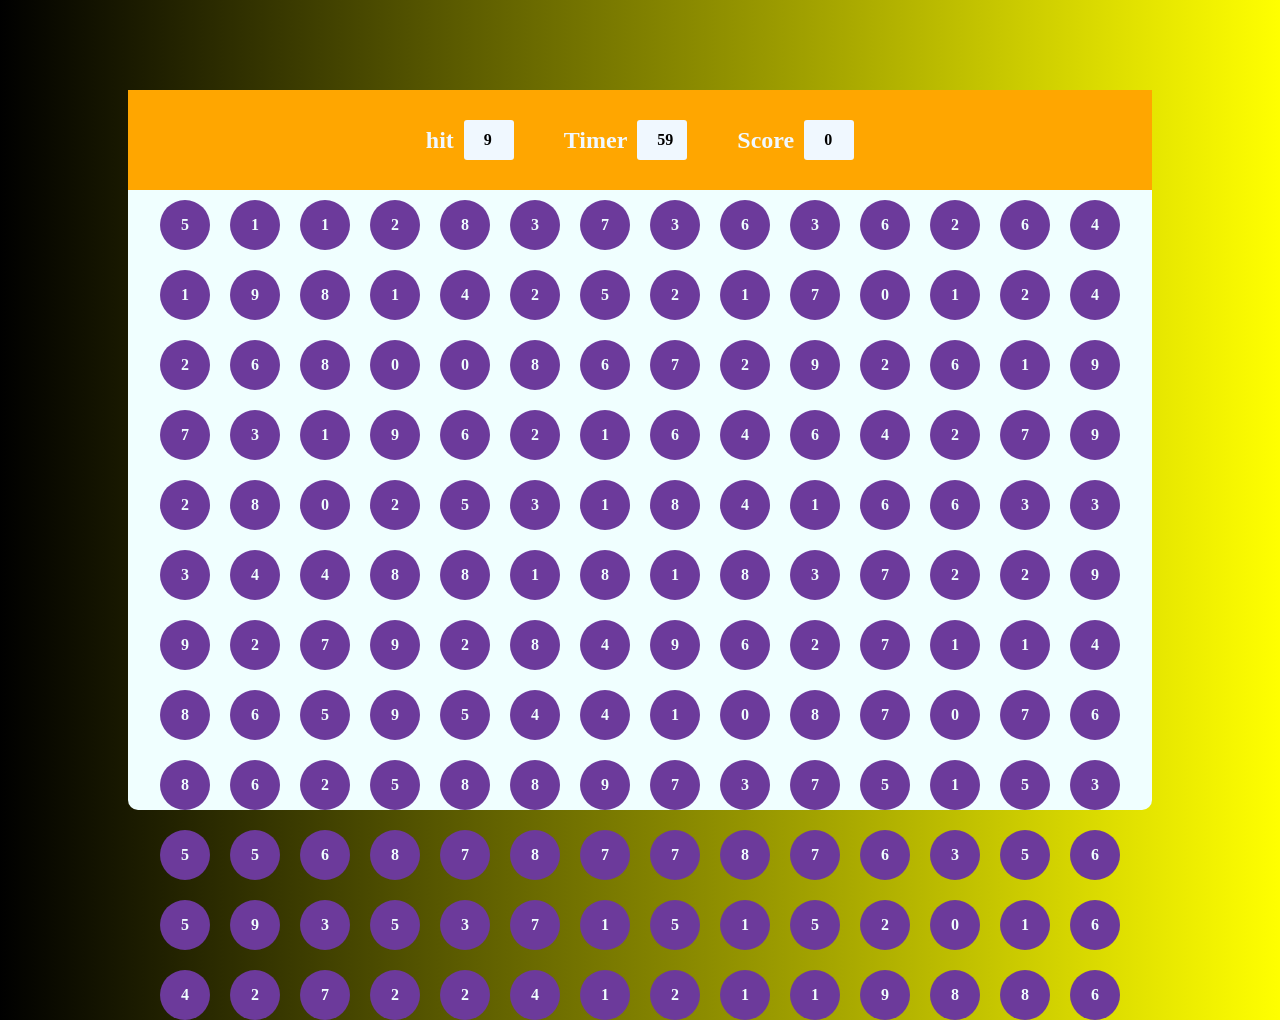
<file: PROJECT/bubbles/index.html>
<!DOCTYPE html>
<html lang="en">
<head>
    <meta charset="UTF-8">
    <meta name="viewport" content="width=device-width, initial-scale=1.0">
    <title>The bubble game</title>
    <link rel="stylesheet" href="style.css">
    
</head>
<body>
<div class="main">
    <div class="pannel">
        <div class="pnltop">
           <div class="elem">
            <h2>hit</h2>
            <div id="hitval" class="box">5</div>
           </div> 
             <div class="elem">
                <h2 >Timer</h2>
            <div id="Timerval"  class="box">60</div>
           </div> 
             <div class="elem">
                <h2>Score</h2>
            <div id="scoreval" class="box">0</div>
         </div> 

        </div>
        <div class="pnlbtm">
            <div class="bubble"></div>

        </div>
    </div>
</div>
<script src="script.js"></script>

</body>
</html>
</file>
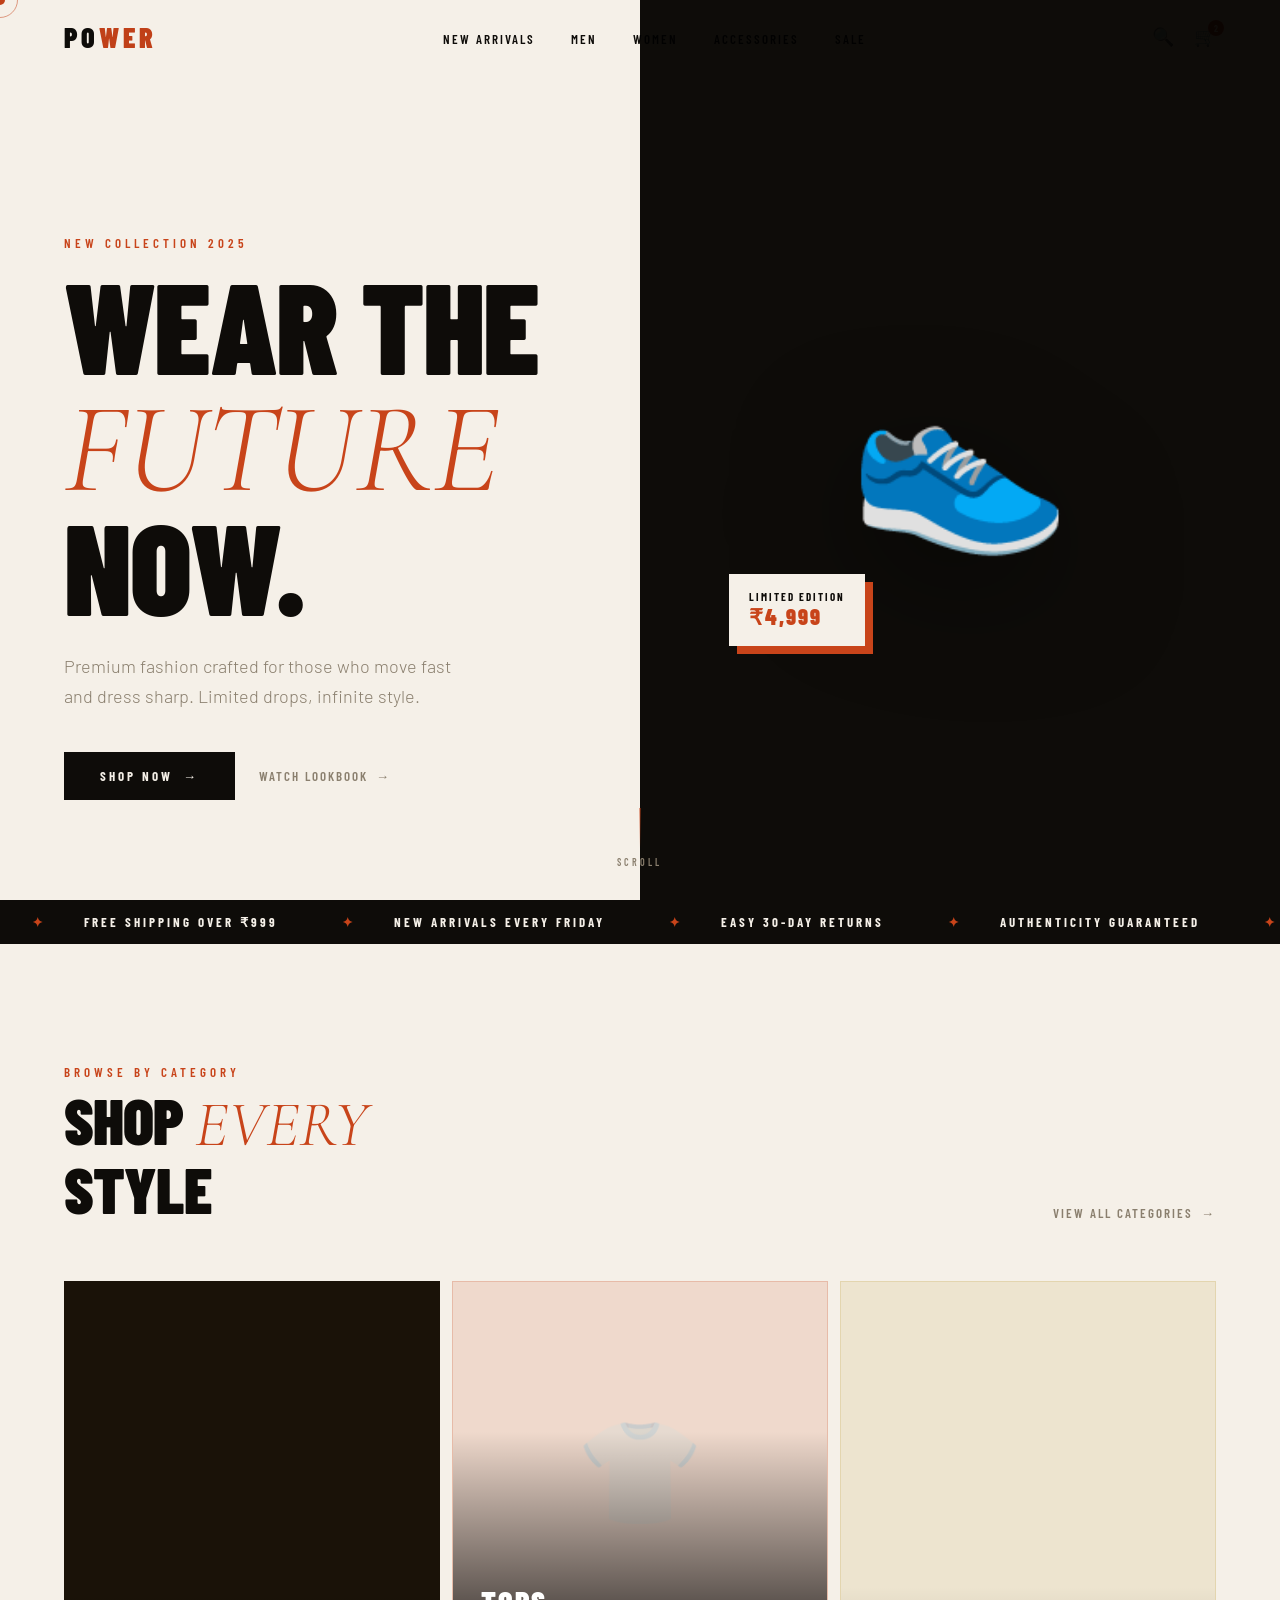
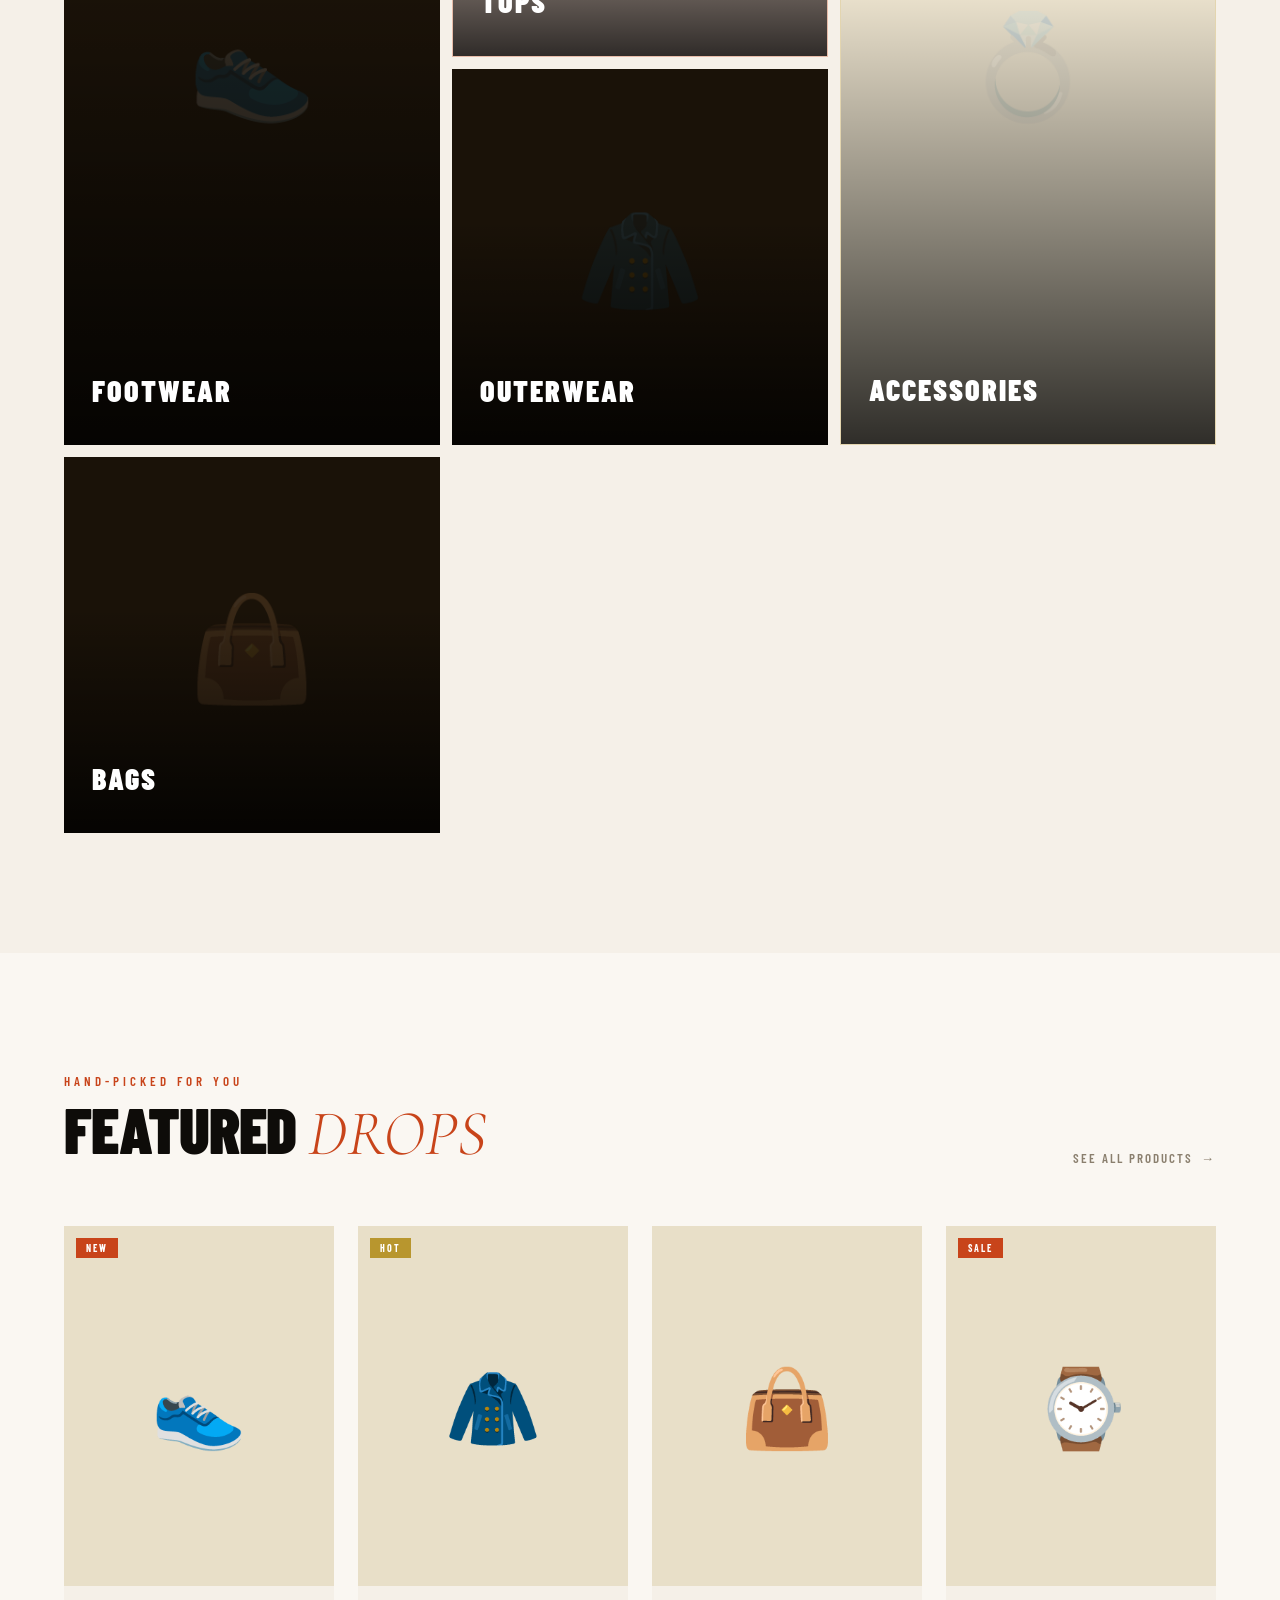
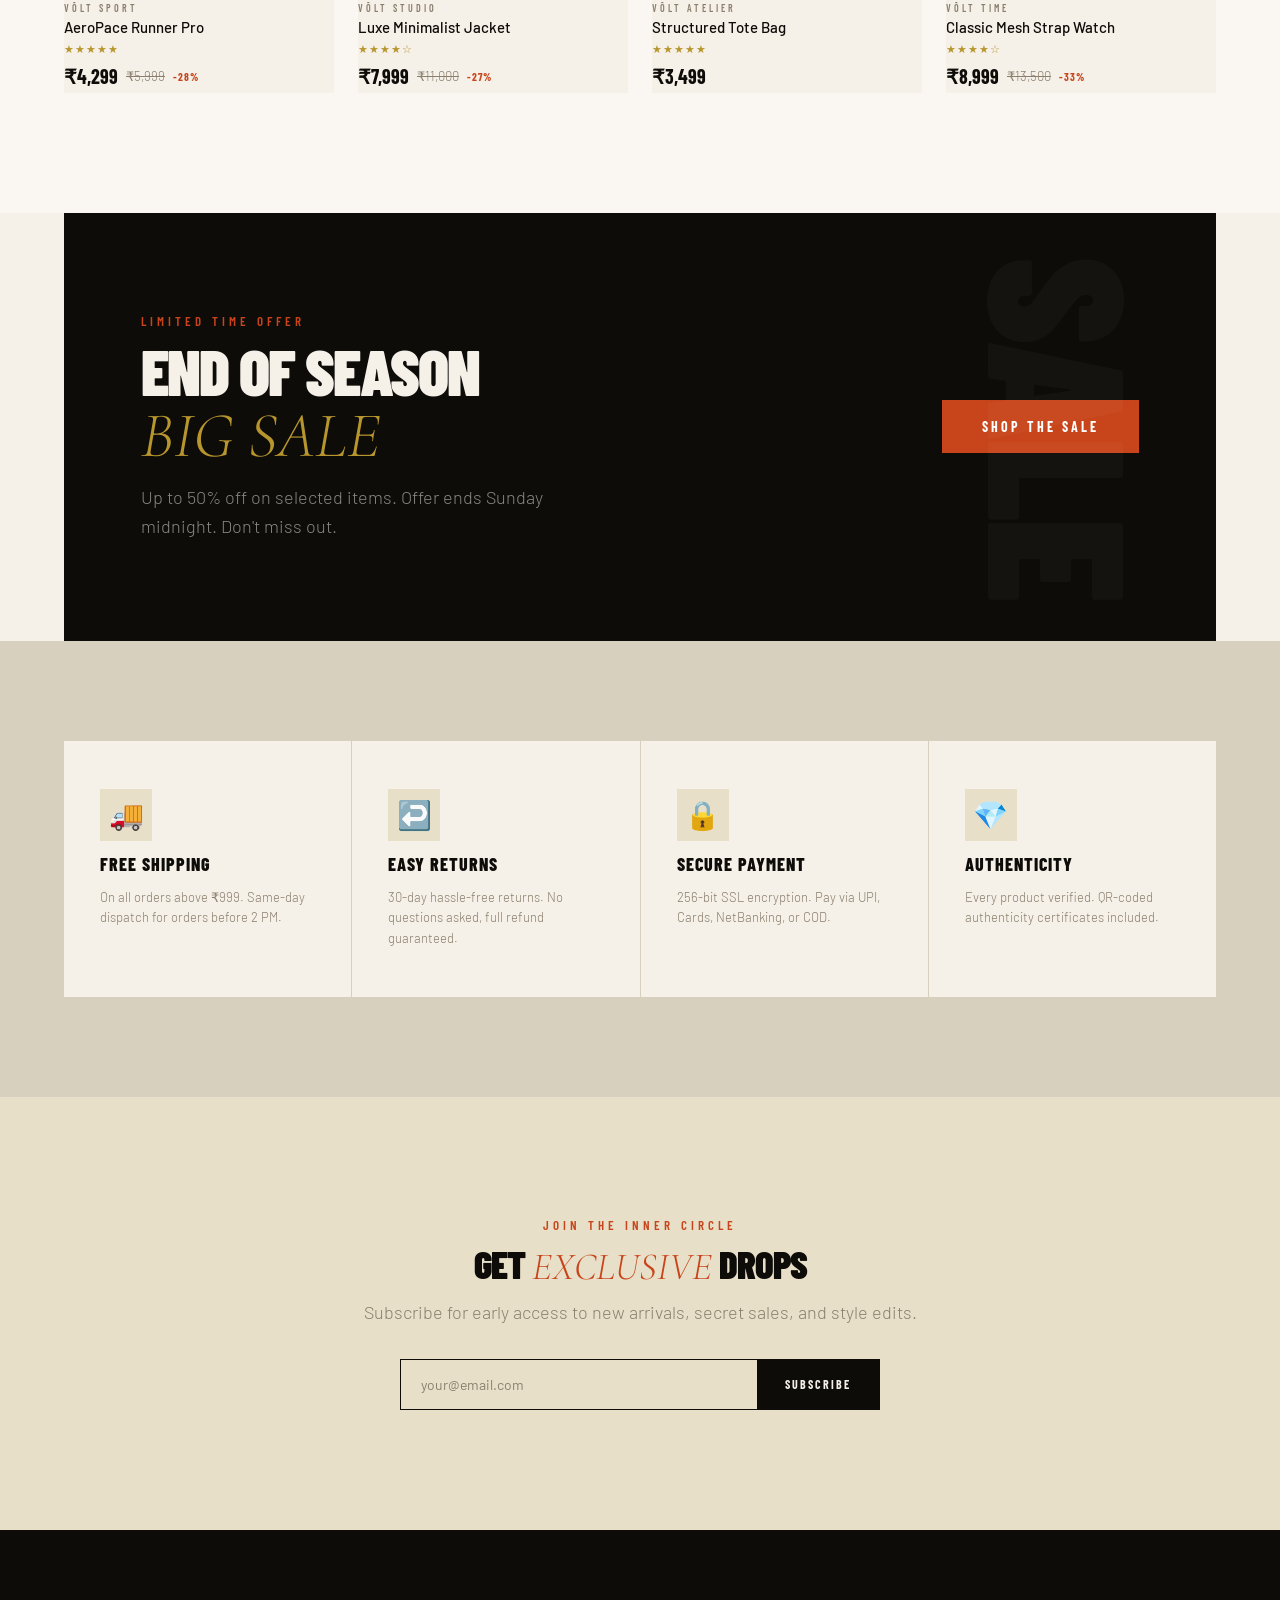
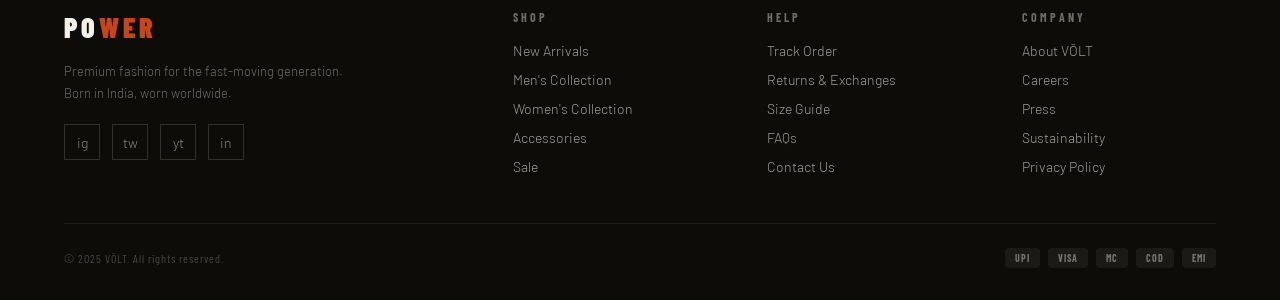
<file: PROJECT/E-commerce/index.html>
<!DOCTYPE html>
<html lang="en">
<head>
<meta charset="UTF-8">
<meta name="viewport" content="width=device-width, initial-scale=1.0">
<title>POWER — Premium Store</title>
<link rel="preconnect" href="https://fonts.googleapis.com">
<link href="https://fonts.googleapis.com/css2?family=Cormorant+Garamond:ital,wght@0,300;0,400;0,600;1,300;1,400&family=Barlow+Condensed:wght@400;500;600;700;800;900&family=Barlow:wght@300;400;500&display=swap" rel="stylesheet">
<style>
/* ===== RESET & BASE ===== */
*, *::before, *::after { margin: 0; padding: 0; box-sizing: border-box; }
:root {
  --cream: #f5f0e8;
  --ink: #0e0c09;
  --rust: #c8441a;
  --gold: #b8962e;
  --warm: #e8dfc8;
  --mid: #8a7f6e;
  --light: #faf7f2;
  --fs-hero: clamp(52px, 10vw, 130px);
  --fs-xl: clamp(32px, 5vw, 72px);
  --fs-lg: clamp(22px, 3vw, 40px);
  --fs-md: clamp(14px, 1.8vw, 18px);
  --fs-sm: clamp(11px, 1.2vw, 13px);
  --ease: cubic-bezier(0.16, 1, 0.3, 1);
}
html { scroll-behavior: smooth; }
body {
  background: var(--cream);
  color: var(--ink);
  font-family: 'Barlow', sans-serif;
  font-weight: 300;
  overflow-x: hidden;
  cursor: none;
}

/* ===== CUSTOM CURSOR ===== */
.cursor {
  position: fixed; top: 0; left: 0;
  width: 10px; height: 10px;
  background: var(--rust);
  border-radius: 50%;
  pointer-events: none;
  z-index: 9999;
  transform: translate(-50%, -50%);
  transition: transform 0.1s, width 0.3s var(--ease), height 0.3s var(--ease), background 0.3s;
  mix-blend-mode: multiply;
}
.cursor-ring {
  position: fixed; top: 0; left: 0;
  width: 36px; height: 36px;
  border: 1.5px solid var(--rust);
  border-radius: 50%;
  pointer-events: none;
  z-index: 9998;
  transform: translate(-50%, -50%);
  transition: transform 0.15s var(--ease), width 0.4s var(--ease), height 0.4s var(--ease), opacity 0.3s;
  opacity: 0.5;
}
body:has(a:hover) .cursor, body:has(button:hover) .cursor { width: 6px; height: 6px; }
body:has(a:hover) .cursor-ring, body:has(button:hover) .cursor-ring { width: 52px; height: 52px; opacity: 0.3; }

/* ===== NAVBAR ===== */
nav {
  position: fixed; top: 0; left: 0; right: 0;
  z-index: 100;
  display: flex; align-items: center; justify-content: space-between;
  padding: 20px 5vw;
  mix-blend-mode: multiply;
  transition: background 0.4s, padding 0.4s;
}
nav.scrolled {
  background: var(--cream);
  mix-blend-mode: normal;
  padding: 14px 5vw;
  box-shadow: 0 1px 0 rgba(0,0,0,0.08);
}
.nav-logo {
  font-family: 'Barlow Condensed', sans-serif;
  font-weight: 900;
  font-size: 28px;
  letter-spacing: 4px;
  color: var(--ink);
  text-decoration: none;
  transition: color 0.2s;
}
.nav-logo span { color: var(--rust); }
.nav-links {
  display: flex; gap: 36px; list-style: none;
}
.nav-links a {
  font-family: 'Barlow Condensed', sans-serif;
  font-size: var(--fs-sm);
  font-weight: 600;
  letter-spacing: 2px;
  text-transform: uppercase;
  color: var(--ink);
  text-decoration: none;
  position: relative;
  transition: color 0.2s;
}
.nav-links a::after {
  content: '';
  position: absolute; bottom: -3px; left: 0;
  width: 0; height: 1px;
  background: var(--rust);
  transition: width 0.3s var(--ease);
}
.nav-links a:hover::after { width: 100%; }
.nav-links a:hover { color: var(--rust); }
.nav-right { display: flex; align-items: center; gap: 20px; }
.nav-icon {
  background: none; border: none; cursor: none;
  font-size: 18px; color: var(--ink);
  position: relative; transition: transform 0.2s;
}
.nav-icon:hover { transform: scale(1.1); }
.cart-count {
  position: absolute; top: -6px; right: -8px;
  width: 16px; height: 16px;
  background: var(--rust); color: white;
  border-radius: 50%;
  font-size: 9px; font-weight: 700;
  display: flex; align-items: center; justify-content: center;
  font-family: 'Barlow Condensed', sans-serif;
}
.hamburger {
  display: none;
  flex-direction: column; gap: 5px;
  background: none; border: none; cursor: none;
}
.hamburger span {
  display: block; width: 24px; height: 2px;
  background: var(--ink);
  transition: all 0.3s;
}

/* ===== MOBILE MENU ===== */
.mobile-menu {
  position: fixed; top: 0; right: -100%; bottom: 0;
  width: min(320px, 80vw);
  background: var(--ink);
  z-index: 200;
  padding: 80px 40px 40px;
  transition: right 0.5s var(--ease);
}
.mobile-menu.open { right: 0; }
.mobile-menu ul { list-style: none; display: flex; flex-direction: column; gap: 24px; }
.mobile-menu a {
  font-family: 'Barlow Condensed', sans-serif;
  font-size: 28px; font-weight: 700;
  letter-spacing: 3px; text-transform: uppercase;
  color: var(--cream); text-decoration: none;
  transition: color 0.2s;
}
.mobile-menu a:hover { color: var(--rust); }
.menu-close {
  position: absolute; top: 24px; right: 24px;
  background: none; border: none; cursor: none;
  color: var(--cream); font-size: 28px;
}
.overlay {
  position: fixed; inset: 0;
  background: rgba(0,0,0,0.5);
  z-index: 150;
  opacity: 0; pointer-events: none;
  transition: opacity 0.4s;
}
.overlay.show { opacity: 1; pointer-events: auto; }

/* ===== HERO ===== */
.hero {
  min-height: 100vh;
  display: grid;
  grid-template-columns: 1fr 1fr;
  position: relative;
  overflow: hidden;
}
.hero-left {
  display: flex; flex-direction: column;
  justify-content: flex-end;
  padding: clamp(80px, 10vw, 140px) 5vw clamp(60px, 8vw, 100px);
  position: relative; z-index: 2;
}
.hero-eyebrow {
  font-family: 'Barlow Condensed', sans-serif;
  font-size: var(--fs-sm);
  font-weight: 600;
  letter-spacing: 4px;
  text-transform: uppercase;
  color: var(--rust);
  margin-bottom: 16px;
  animation: fadeUp 0.8s var(--ease) 0.2s both;
}
.hero-title {
  font-family: 'Barlow Condensed', sans-serif;
  font-size: var(--fs-hero);
  font-weight: 900;
  line-height: 0.9;
  letter-spacing: -2px;
  text-transform: uppercase;
  color: var(--ink);
  animation: fadeUp 0.9s var(--ease) 0.35s both;
}
.hero-title em {
  font-family: 'Cormorant Garamond', serif;
  font-style: italic;
  font-weight: 300;
  color: var(--rust);
  letter-spacing: 0;
}
.hero-sub {
  margin-top: 28px;
  max-width: 400px;
  font-size: var(--fs-md);
  line-height: 1.7;
  color: var(--mid);
  animation: fadeUp 0.9s var(--ease) 0.5s both;
}
.hero-actions {
  display: flex; align-items: center; gap: 24px;
  margin-top: 40px;
  animation: fadeUp 0.9s var(--ease) 0.65s both;
  flex-wrap: wrap;
}
.btn-primary {
  display: inline-flex; align-items: center; gap: 10px;
  padding: 16px 36px;
  background: var(--ink); color: var(--cream);
  font-family: 'Barlow Condensed', sans-serif;
  font-size: 13px; font-weight: 700;
  letter-spacing: 3px; text-transform: uppercase;
  border: none; cursor: none;
  text-decoration: none;
  transition: background 0.3s, color 0.3s, transform 0.2s;
  position: relative; overflow: hidden;
}
.btn-primary::before {
  content: '';
  position: absolute; inset: 0;
  background: var(--rust);
  transform: translateX(-100%);
  transition: transform 0.4s var(--ease);
}
.btn-primary:hover::before { transform: translateX(0); }
.btn-primary span { position: relative; z-index: 1; }
.btn-primary:hover { transform: translateY(-2px); }
.btn-ghost {
  font-family: 'Barlow Condensed', sans-serif;
  font-size: 13px; font-weight: 600;
  letter-spacing: 2px; text-transform: uppercase;
  color: var(--mid); background: none; border: none;
  cursor: none; text-decoration: none;
  display: flex; align-items: center; gap: 8px;
  transition: color 0.2s;
}
.btn-ghost:hover { color: var(--ink); }
.btn-ghost::after { content: '→'; transition: transform 0.2s; }
.btn-ghost:hover::after { transform: translateX(4px); }

/* Hero right — visual */
.hero-right {
  position: relative;
  overflow: hidden;
  background: var(--ink);
  animation: fadeIn 1.2s var(--ease) 0.1s both;
}
.hero-img-wrap {
  position: absolute; inset: 0;
  display: flex; align-items: center; justify-content: center;
}
.hero-visual {
  width: 100%; height: 100%;
  object-fit: cover;
  opacity: 0.7;
  mix-blend-mode: luminosity;
}
/* Fake product visual using CSS */
.hero-product-mock {
  position: relative;
  width: clamp(200px, 35vw, 420px);
  aspect-ratio: 3/4;
  display: flex; flex-direction: column;
  align-items: center; justify-content: center;
  gap: 20px;
}
.mock-shoe {
  font-size: clamp(80px, 14vw, 180px);
  filter: drop-shadow(0 30px 60px rgba(0,0,0,0.5));
  animation: float 4s ease-in-out infinite;
  transform-origin: center;
}
@keyframes float {
  0%, 100% { transform: translateY(0) rotate(-5deg); }
  50% { transform: translateY(-20px) rotate(-3deg); }
}
.hero-badge {
  position: absolute; top: 10%; right: -10%;
  background: var(--rust); color: white;
  font-family: 'Barlow Condensed', sans-serif;
  font-weight: 900; font-size: 13px;
  letter-spacing: 2px; text-transform: uppercase;
  padding: 10px 18px;
  animation: spin 8s linear infinite;
}
@keyframes spin {
  from { transform: rotate(0deg); }
  to { transform: rotate(360deg); }
}
.hero-tag {
  position: absolute; bottom: 15%; left: -5%;
  background: var(--cream);
  padding: 16px 20px;
  font-family: 'Barlow Condensed', sans-serif;
  font-size: 11px; font-weight: 700;
  letter-spacing: 2px; text-transform: uppercase;
  color: var(--ink);
  box-shadow: 8px 8px 0 var(--rust);
  animation: fadeUp 1s var(--ease) 0.8s both;
}
.hero-tag strong { display: block; font-size: 22px; font-weight: 900; color: var(--rust); }

/* scroll indicator */
.scroll-hint {
  position: absolute; bottom: 32px; left: 50%;
  transform: translateX(-50%);
  display: flex; flex-direction: column; align-items: center; gap: 8px;
  font-family: 'Barlow Condensed', sans-serif;
  font-size: 10px; font-weight: 600;
  letter-spacing: 3px; text-transform: uppercase;
  color: var(--mid);
  z-index: 5;
  animation: fadeIn 1s var(--ease) 1.2s both;
}
.scroll-line {
  width: 1px; height: 40px;
  background: linear-gradient(to bottom, var(--rust), transparent);
  animation: scrollPulse 2s ease-in-out infinite;
}
@keyframes scrollPulse {
  0%, 100% { transform: scaleY(1); opacity: 1; }
  50% { transform: scaleY(0.5); opacity: 0.4; }
}

/* ===== MARQUEE ===== */
.marquee-wrap {
  background: var(--ink);
  padding: 14px 0;
  overflow: hidden;
  position: relative;
}
.marquee {
  display: flex; gap: 0;
  animation: marquee 20s linear infinite;
  white-space: nowrap;
}
.marquee-item {
  flex-shrink: 0;
  font-family: 'Barlow Condensed', sans-serif;
  font-weight: 700; font-size: 13px;
  letter-spacing: 3px; text-transform: uppercase;
  color: var(--cream);
  padding: 0 32px;
}
.marquee-item span { color: var(--rust); margin-right: 32px; }
@keyframes marquee {
  from { transform: translateX(0); }
  to { transform: translateX(-50%); }
}

/* ===== CATEGORIES ===== */
.categories {
  padding: clamp(60px, 10vw, 120px) 5vw;
}
.section-header {
  display: flex; align-items: flex-end; justify-content: space-between;
  margin-bottom: clamp(32px, 5vw, 60px);
  gap: 20px; flex-wrap: wrap;
}
.section-eyebrow {
  font-family: 'Barlow Condensed', sans-serif;
  font-size: var(--fs-sm); font-weight: 600;
  letter-spacing: 4px; text-transform: uppercase;
  color: var(--rust); margin-bottom: 8px;
}
.section-title {
  font-family: 'Barlow Condensed', sans-serif;
  font-size: var(--fs-xl); font-weight: 900;
  line-height: 1; letter-spacing: -1px;
  text-transform: uppercase;
}
.section-title em {
  font-family: 'Cormorant Garamond', serif;
  font-style: italic; font-weight: 300;
  letter-spacing: 0; color: var(--rust);
}
.cat-grid {
  display: grid;
  grid-template-columns: repeat(3, 1fr);
  grid-template-rows: auto auto;
  gap: 12px;
}
.cat-card {
  position: relative; overflow: hidden;
  background: var(--ink);
  cursor: none;
  aspect-ratio: 1;
}
.cat-card:first-child {
  grid-column: 1 / 2;
  grid-row: 1 / 3;
  aspect-ratio: auto;
}
.cat-card:nth-child(4) {
  grid-column: 3 / 4;
  grid-row: 1 / 3;
  aspect-ratio: auto;
}
.cat-bg {
  position: absolute; inset: 0;
  font-size: clamp(60px, 8vw, 120px);
  display: flex; align-items: center; justify-content: center;
  transition: transform 0.6s var(--ease);
  opacity: 0.15;
}
.cat-card:hover .cat-bg { transform: scale(1.1) rotate(5deg); opacity: 0.25; }
.cat-overlay {
  position: absolute; inset: 0;
  background: linear-gradient(to top, rgba(0,0,0,0.8) 0%, transparent 60%);
}
.cat-content {
  position: absolute; bottom: 0; left: 0; right: 0;
  padding: clamp(16px, 3vw, 28px);
  transform: translateY(8px);
  transition: transform 0.4s var(--ease);
}
.cat-card:hover .cat-content { transform: translateY(0); }
.cat-label {
  font-family: 'Barlow Condensed', sans-serif;
  font-size: clamp(18px, 2.5vw, 30px);
  font-weight: 900; letter-spacing: 2px;
  text-transform: uppercase; color: white;
}
.cat-count {
  font-family: 'Barlow Condensed', sans-serif;
  font-size: 11px; font-weight: 500;
  letter-spacing: 2px; text-transform: uppercase;
  color: rgba(255,255,255,0.5);
  margin-top: 4px;
  opacity: 0;
  transform: translateY(8px);
  transition: all 0.4s var(--ease) 0.05s;
}
.cat-card:hover .cat-count { opacity: 1; transform: translateY(0); }
.cat-arrow {
  position: absolute; top: 20px; right: 20px;
  width: 36px; height: 36px;
  border: 1.5px solid rgba(255,255,255,0.3);
  border-radius: 50%;
  display: flex; align-items: center; justify-content: center;
  color: white; font-size: 14px;
  opacity: 0; transform: translate(8px, -8px);
  transition: all 0.4s var(--ease);
}
.cat-card:hover .cat-arrow { opacity: 1; transform: translate(0, 0); }

/* Color accents per card */
.cat-card:nth-child(1) { background: #1a1208; }
.cat-card:nth-child(2) { background: #c8441a22; border: 1px solid #c8441a33; }
.cat-card:nth-child(3) { background: #1a1208; }
.cat-card:nth-child(4) { background: #b8962e22; border: 1px solid #b8962e33; }
.cat-card:nth-child(5) { background: #1a1208; }

/* ===== FEATURED PRODUCTS ===== */
.products {
  padding: clamp(60px, 10vw, 120px) 5vw;
  background: var(--light);
}
.products-grid {
  display: grid;
  grid-template-columns: repeat(4, 1fr);
  gap: clamp(12px, 2vw, 24px);
  margin-top: clamp(32px, 5vw, 60px);
}
.product-card {
  background: var(--cream);
  position: relative;
  cursor: none;
  transition: transform 0.3s var(--ease);
}
.product-card:hover { transform: translateY(-6px); }
.product-img {
  aspect-ratio: 3/4;
  background: var(--warm);
  display: flex; align-items: center; justify-content: center;
  font-size: clamp(48px, 6vw, 80px);
  position: relative; overflow: hidden;
  transition: background 0.3s;
}
.product-card:hover .product-img { background: var(--ink); }
.product-emoji { transition: transform 0.4s var(--ease), filter 0.3s; }
.product-card:hover .product-emoji {
  transform: scale(1.1) translateY(-8px);
  filter: drop-shadow(0 20px 30px rgba(0,0,0,0.4));
}
.product-tag-abs {
  position: absolute; top: 12px; left: 12px;
  background: var(--rust); color: white;
  font-family: 'Barlow Condensed', sans-serif;
  font-size: 10px; font-weight: 700;
  letter-spacing: 2px; text-transform: uppercase;
  padding: 4px 10px;
}
.product-actions {
  position: absolute; bottom: 0; left: 0; right: 0;
  display: flex; gap: 1px;
  transform: translateY(100%);
  transition: transform 0.4s var(--ease);
}
.product-card:hover .product-actions { transform: translateY(0); }
.btn-cart, .btn-wish {
  padding: 12px;
  background: var(--rust); color: white;
  border: none; cursor: none;
  font-family: 'Barlow Condensed', sans-serif;
  font-size: 11px; font-weight: 700;
  letter-spacing: 2px; text-transform: uppercase;
  transition: background 0.2s;
  display: flex; align-items: center; justify-content: center; gap: 6px;
}
.btn-cart { flex: 1; }
.btn-wish { width: 44px; background: var(--ink); font-size: 16px; }
.btn-cart:hover { background: #a33515; }
.btn-wish:hover { background: #333; }
.product-info { padding: 16px 0 4px; }
.product-brand {
  font-family: 'Barlow Condensed', sans-serif;
  font-size: 10px; font-weight: 600;
  letter-spacing: 3px; text-transform: uppercase;
  color: var(--mid);
}
.product-name {
  font-size: 15px; font-weight: 500;
  margin-top: 4px; line-height: 1.3;
  color: var(--ink);
}
.product-price {
  display: flex; align-items: center; gap: 8px;
  margin-top: 8px;
}
.price-now {
  font-family: 'Barlow Condensed', sans-serif;
  font-size: 20px; font-weight: 700;
  color: var(--ink);
}
.price-old {
  font-size: 13px; color: var(--mid);
  text-decoration: line-through;
}
.price-save {
  font-family: 'Barlow Condensed', sans-serif;
  font-size: 11px; font-weight: 700;
  color: var(--rust); letter-spacing: 1px;
}
.stars { color: var(--gold); font-size: 11px; margin-top: 4px; letter-spacing: 1px; }

/* ===== BANNER ===== */
.banner {
  margin: 0 5vw;
  background: var(--ink);
  padding: clamp(48px, 8vw, 100px) clamp(32px, 6vw, 80px);
  display: grid;
  grid-template-columns: 1fr auto;
  align-items: center;
  gap: 40px;
  position: relative;
  overflow: hidden;
}
.banner::before {
  content: 'SALE';
  position: absolute;
  right: -20px; top: 50%; transform: translateY(-50%) rotate(90deg);
  font-family: 'Barlow Condensed', sans-serif;
  font-size: clamp(80px, 15vw, 200px);
  font-weight: 900;
  color: rgba(255,255,255,0.03);
  letter-spacing: -5px;
  pointer-events: none;
  white-space: nowrap;
}
.banner-eyebrow {
  font-family: 'Barlow Condensed', sans-serif;
  font-size: var(--fs-sm); font-weight: 600;
  letter-spacing: 4px; text-transform: uppercase;
  color: var(--rust); margin-bottom: 12px;
}
.banner-title {
  font-family: 'Barlow Condensed', sans-serif;
  font-size: var(--fs-xl); font-weight: 900;
  line-height: 0.95; letter-spacing: -2px;
  text-transform: uppercase; color: var(--cream);
}
.banner-title em {
  font-family: 'Cormorant Garamond', serif;
  font-style: italic; font-weight: 300;
  color: var(--gold); letter-spacing: 0;
}
.banner-sub {
  margin-top: 16px;
  font-size: var(--fs-md);
  color: rgba(255,255,255,0.5);
  line-height: 1.6;
  max-width: 480px;
}
.banner-btn {
  flex-shrink: 0;
  padding: 18px 40px;
  background: var(--rust); color: white;
  font-family: 'Barlow Condensed', sans-serif;
  font-size: 14px; font-weight: 700;
  letter-spacing: 3px; text-transform: uppercase;
  border: none; cursor: none;
  text-decoration: none;
  transition: background 0.2s, transform 0.2s;
  white-space: nowrap;
  display: inline-block;
}
.banner-btn:hover { background: #a33515; transform: translateY(-2px); }

/* ===== FEATURES ===== */
.features {
  padding: clamp(60px, 10vw, 100px) 5vw;
  display: grid;
  grid-template-columns: repeat(4, 1fr);
  gap: 1px;
  background: var(--border, #d8d0be);
}
.feature-item {
  background: var(--cream);
  padding: clamp(24px, 4vw, 48px) clamp(20px, 3vw, 36px);
  display: flex; flex-direction: column; gap: 12px;
}
.feature-icon {
  font-size: 28px;
  width: 52px; height: 52px;
  background: var(--warm);
  display: flex; align-items: center; justify-content: center;
  transition: background 0.3s, transform 0.3s;
}
.feature-item:hover .feature-icon { background: var(--rust); transform: rotate(-5deg); }
.feature-title {
  font-family: 'Barlow Condensed', sans-serif;
  font-size: 18px; font-weight: 800;
  letter-spacing: 1px; text-transform: uppercase;
}
.feature-desc {
  font-size: 13px; color: var(--mid); line-height: 1.6;
}

/* ===== NEWSLETTER ===== */
.newsletter {
  padding: clamp(60px, 10vw, 120px) 5vw;
  background: var(--warm);
  text-align: center;
}
.newsletter-title {
  font-family: 'Barlow Condensed', sans-serif;
  font-size: var(--fs-lg); font-weight: 900;
  letter-spacing: -1px; text-transform: uppercase;
  margin-bottom: 8px;
}
.newsletter-title em {
  font-family: 'Cormorant Garamond', serif;
  font-style: italic; font-weight: 300;
  color: var(--rust); letter-spacing: 0;
}
.newsletter-sub {
  font-size: var(--fs-md); color: var(--mid);
  margin-bottom: 32px; line-height: 1.6;
}
.newsletter-form {
  display: flex; gap: 0;
  max-width: 480px; margin: 0 auto;
  border: 1.5px solid var(--ink);
}
.newsletter-input {
  flex: 1; padding: 16px 20px;
  background: transparent; border: none;
  font-family: 'Barlow', sans-serif;
  font-size: 14px; color: var(--ink);
  outline: none;
}
.newsletter-input::placeholder { color: var(--mid); }
.newsletter-btn {
  padding: 16px 28px;
  background: var(--ink); color: var(--cream);
  border: none; cursor: none;
  font-family: 'Barlow Condensed', sans-serif;
  font-size: 12px; font-weight: 700;
  letter-spacing: 2px; text-transform: uppercase;
  transition: background 0.2s;
}
.newsletter-btn:hover { background: var(--rust); }

/* ===== FOOTER ===== */
footer {
  background: var(--ink);
  padding: clamp(48px, 8vw, 80px) 5vw 32px;
}
.footer-grid {
  display: grid;
  grid-template-columns: 2fr 1fr 1fr 1fr;
  gap: clamp(32px, 5vw, 60px);
  margin-bottom: 48px;
}
.footer-brand .nav-logo { color: var(--cream); margin-bottom: 16px; display: block; }
.footer-desc { font-size: 13px; color: rgba(255,255,255,0.4); line-height: 1.7; max-width: 280px; }
.footer-socials { display: flex; gap: 12px; margin-top: 20px; }
.social-btn {
  width: 36px; height: 36px;
  border: 1px solid rgba(255,255,255,0.15);
  display: flex; align-items: center; justify-content: center;
  color: rgba(255,255,255,0.5);
  font-size: 14px; text-decoration: none;
  transition: all 0.2s;
}
.social-btn:hover { background: var(--rust); border-color: var(--rust); color: white; }
.footer-col h4 {
  font-family: 'Barlow Condensed', sans-serif;
  font-size: 12px; font-weight: 700;
  letter-spacing: 3px; text-transform: uppercase;
  color: rgba(255,255,255,0.4);
  margin-bottom: 16px;
}
.footer-col ul { list-style: none; display: flex; flex-direction: column; gap: 10px; }
.footer-col a {
  font-size: 14px; color: rgba(255,255,255,0.6);
  text-decoration: none; transition: color 0.2s;
}
.footer-col a:hover { color: var(--rust); }
.footer-bottom {
  border-top: 1px solid rgba(255,255,255,0.08);
  padding-top: 24px;
  display: flex; align-items: center; justify-content: space-between;
  gap: 16px; flex-wrap: wrap;
}
.footer-copy {
  font-size: 12px; color: rgba(255,255,255,0.3);
  font-family: 'Barlow Condensed', sans-serif;
  letter-spacing: 1px;
}
.payment-icons { display: flex; gap: 8px; }
.pay-icon {
  padding: 4px 10px;
  background: rgba(255,255,255,0.06);
  border-radius: 4px;
  font-size: 10px; font-weight: 700;
  font-family: 'Barlow Condensed', sans-serif;
  letter-spacing: 1px; color: rgba(255,255,255,0.4);
}

/* ===== ANIMATIONS ===== */
@keyframes fadeUp {
  from { opacity: 0; transform: translateY(30px); }
  to   { opacity: 1; transform: translateY(0); }
}
@keyframes fadeIn {
  from { opacity: 0; }
  to   { opacity: 1; }
}

/* ===== SCROLL REVEAL ===== */
.reveal {
  opacity: 0;
  transform: translateY(40px);
  transition: opacity 0.8s var(--ease), transform 0.8s var(--ease);
}
.reveal.visible { opacity: 1; transform: translateY(0); }
.reveal-delay-1 { transition-delay: 0.1s; }
.reveal-delay-2 { transition-delay: 0.2s; }
.reveal-delay-3 { transition-delay: 0.3s; }
.reveal-delay-4 { transition-delay: 0.4s; }

/* ===== RESPONSIVE ===== */
@media (max-width: 1024px) {
  .products-grid { grid-template-columns: repeat(2, 1fr); }
  .footer-grid { grid-template-columns: 1fr 1fr; }
  .features { grid-template-columns: repeat(2, 1fr); }
  .cat-grid {
    grid-template-columns: repeat(2, 1fr);
    grid-template-rows: auto;
  }
  .cat-card:first-child, .cat-card:nth-child(4) { grid-column: auto; grid-row: auto; aspect-ratio: 1; }
}

@media (max-width: 768px) {
  .hero { grid-template-columns: 1fr; min-height: auto; }
  .hero-right { height: 50vw; min-height: 300px; }
  .hero-left { padding-top: 100px; }
  .nav-links { display: none; }
  .hamburger { display: flex; }
  .cat-grid { grid-template-columns: 1fr 1fr; }
  .banner { grid-template-columns: 1fr; text-align: center; }
  .banner-sub { margin: 0 auto; }
  .banner::before { display: none; }
  .features { grid-template-columns: 1fr 1fr; }
  .footer-grid { grid-template-columns: 1fr 1fr; }
}

@media (max-width: 480px) {
  .products-grid { grid-template-columns: repeat(2, 1fr); gap: 10px; }
  .cat-grid { grid-template-columns: 1fr; }
  .features { grid-template-columns: 1fr; }
  .footer-grid { grid-template-columns: 1fr; }
  .newsletter-form { flex-direction: column; border: none; gap: 0; }
  .newsletter-input { border: 1.5px solid var(--ink); }
  .newsletter-btn { padding: 14px; }
  .hero-actions { flex-direction: column; align-items: flex-start; }
}

@media (hover: none) {
  .cursor, .cursor-ring { display: none; }
  body { cursor: auto; }
  a, button { cursor: pointer; }
}
</style>
</head>
<body>

<!-- Custom Cursor -->
<div class="cursor" id="cursor"></div>
<div class="cursor-ring" id="cursorRing"></div>

<!-- Overlay -->
<div class="overlay" id="overlay" onclick="closeMenu()"></div>

<!-- Mobile Menu -->
<div class="mobile-menu" id="mobileMenu">
  <button class="menu-close" onclick="closeMenu()">✕</button>
  <ul>
    <li><a href="#" onclick="closeMenu()">New Arrivals</a></li>
    <li><a href="#" onclick="closeMenu()">Men</a></li>
    <li><a href="#" onclick="closeMenu()">Women</a></li>
    <li><a href="#" onclick="closeMenu()">Accessories</a></li>
    <li><a href="#" onclick="closeMenu()">Sale</a></li>
  </ul>
</div>

<!-- NAVBAR -->
<nav id="navbar">
  <a href="#" class="nav-logo">PO<span>WER</span></a>
  <ul class="nav-links">
    <li><a href="#">New Arrivals</a></li>
    <li><a href="#">Men</a></li>
    <li><a href="#">Women</a></li>
    <li><a href="#">Accessories</a></li>
    <li><a href="#">Sale</a></li>
  </ul>
  <div class="nav-right">
    <button class="nav-icon" onclick="alert('Search')">🔍</button>
    <button class="nav-icon" style="position:relative" onclick="alert('Cart: 2 items')">
      🛒<span class="cart-count">2</span>
    </button>
    <button class="hamburger" onclick="openMenu()">
      <span></span><span></span><span></span>
    </button>
  </div>
</nav>

<!-- HERO -->
<section class="hero">
  <div class="hero-left">
    <div class="hero-eyebrow">New Collection 2025</div>
    <h1 class="hero-title">Wear the<br><em>Future</em><br>Now.</h1>
    <p class="hero-sub">Premium fashion crafted for those who move fast and dress sharp. Limited drops, infinite style.</p>
    <div class="hero-actions">
      <a href="#products" class="btn-primary"><span>Shop Now</span> <span>→</span></a>
      <a href="#" class="btn-ghost">Watch Lookbook</a>
    </div>
  </div>
  <div class="hero-right">
    <div class="hero-img-wrap">
      <div class="hero-product-mock">
        <div class="mock-shoe">👟</div>
        <div class="hero-tag">
          Limited Edition
          <strong>₹4,999</strong>
        </div>
      </div>
    </div>
  </div>
  <div class="scroll-hint">
    <div class="scroll-line"></div>
    Scroll
  </div>
</section>

<!-- MARQUEE -->
<div class="marquee-wrap">
  <div class="marquee">
    <span class="marquee-item"><span>✦</span> Free shipping over ₹999</span>
    <span class="marquee-item"><span>✦</span> New arrivals every Friday</span>
    <span class="marquee-item"><span>✦</span> Easy 30-day returns</span>
    <span class="marquee-item"><span>✦</span> Authenticity guaranteed</span>
    <span class="marquee-item"><span>✦</span> Premium materials only</span>
    <span class="marquee-item"><span>✦</span> Free shipping over ₹999</span>
    <span class="marquee-item"><span>✦</span> New arrivals every Friday</span>
    <span class="marquee-item"><span>✦</span> Easy 30-day returns</span>
    <span class="marquee-item"><span>✦</span> Authenticity guaranteed</span>
    <span class="marquee-item"><span>✦</span> Premium materials only</span>
  </div>
</div>

<!-- CATEGORIES -->
<section class="categories">
  <div class="section-header">
    <div>
      <div class="section-eyebrow">Browse by Category</div>
      <h2 class="section-title reveal">Shop <em>Every</em><br>Style</h2>
    </div>
    <a href="#" class="btn-ghost reveal">View all categories</a>
  </div>
  <div class="cat-grid">
    <div class="cat-card reveal">
      <div class="cat-bg">👟</div>
      <div class="cat-overlay"></div>
      <div class="cat-content">
        <div class="cat-label">Footwear</div>
        <div class="cat-count">142 products</div>
      </div>
      <div class="cat-arrow">→</div>
    </div>
    <div class="cat-card reveal reveal-delay-1">
      <div class="cat-bg">👕</div>
      <div class="cat-overlay"></div>
      <div class="cat-content">
        <div class="cat-label">Tops</div>
        <div class="cat-count">89 products</div>
      </div>
      <div class="cat-arrow">→</div>
    </div>
    <div class="cat-card reveal reveal-delay-2">
      <div class="cat-bg">🧥</div>
      <div class="cat-overlay"></div>
      <div class="cat-content">
        <div class="cat-label">Outerwear</div>
        <div class="cat-count">56 products</div>
      </div>
      <div class="cat-arrow">→</div>
    </div>
    <div class="cat-card reveal reveal-delay-3">
      <div class="cat-bg">💍</div>
      <div class="cat-overlay"></div>
      <div class="cat-content">
        <div class="cat-label">Accessories</div>
        <div class="cat-count">203 products</div>
      </div>
      <div class="cat-arrow">→</div>
    </div>
    <div class="cat-card reveal reveal-delay-4">
      <div class="cat-bg">👜</div>
      <div class="cat-overlay"></div>
      <div class="cat-content">
        <div class="cat-label">Bags</div>
        <div class="cat-count">77 products</div>
      </div>
      <div class="cat-arrow">→</div>
    </div>
  </div>
</section>

<!-- FEATURED PRODUCTS -->
<section class="products" id="products">
  <div class="section-header">
    <div>
      <div class="section-eyebrow">Hand-picked for you</div>
      <h2 class="section-title reveal">Featured <em>Drops</em></h2>
    </div>
    <a href="#" class="btn-ghost reveal">See all products</a>
  </div>
  <div class="products-grid">

    <div class="product-card reveal">
      <div class="product-img">
        <div class="product-tag-abs">New</div>
        <div class="product-emoji">👟</div>
        <div class="product-actions">
          <button class="btn-cart" onclick="addCart(this)"><span>+</span> Add to Cart</button>
          <button class="btn-wish">♡</button>
        </div>
      </div>
      <div class="product-info">
        <div class="product-brand">VŌLT Sport</div>
        <div class="product-name">AeroPace Runner Pro</div>
        <div class="stars">★★★★★</div>
        <div class="product-price">
          <span class="price-now">₹4,299</span>
          <span class="price-old">₹5,999</span>
          <span class="price-save">-28%</span>
        </div>
      </div>
    </div>

    <div class="product-card reveal reveal-delay-1">
      <div class="product-img">
        <div class="product-tag-abs" style="background:var(--gold)">Hot</div>
        <div class="product-emoji">🧥</div>
        <div class="product-actions">
          <button class="btn-cart" onclick="addCart(this)"><span>+</span> Add to Cart</button>
          <button class="btn-wish">♡</button>
        </div>
      </div>
      <div class="product-info">
        <div class="product-brand">VŌLT Studio</div>
        <div class="product-name">Luxe Minimalist Jacket</div>
        <div class="stars">★★★★☆</div>
        <div class="product-price">
          <span class="price-now">₹7,999</span>
          <span class="price-old">₹11,000</span>
          <span class="price-save">-27%</span>
        </div>
      </div>
    </div>

    <div class="product-card reveal reveal-delay-2">
      <div class="product-img">
        <div class="product-emoji">👜</div>
        <div class="product-actions">
          <button class="btn-cart" onclick="addCart(this)"><span>+</span> Add to Cart</button>
          <button class="btn-wish">♡</button>
        </div>
      </div>
      <div class="product-info">
        <div class="product-brand">VŌLT Atelier</div>
        <div class="product-name">Structured Tote Bag</div>
        <div class="stars">★★★★★</div>
        <div class="product-price">
          <span class="price-now">₹3,499</span>
        </div>
      </div>
    </div>

    <div class="product-card reveal reveal-delay-3">
      <div class="product-img">
        <div class="product-tag-abs">Sale</div>
        <div class="product-emoji">⌚</div>
        <div class="product-actions">
          <button class="btn-cart" onclick="addCart(this)"><span>+</span> Add to Cart</button>
          <button class="btn-wish">♡</button>
        </div>
      </div>
      <div class="product-info">
        <div class="product-brand">VŌLT Time</div>
        <div class="product-name">Classic Mesh Strap Watch</div>
        <div class="stars">★★★★☆</div>
        <div class="product-price">
          <span class="price-now">₹8,999</span>
          <span class="price-old">₹13,500</span>
          <span class="price-save">-33%</span>
        </div>
      </div>
    </div>

  </div>
</section>

<!-- SALE BANNER -->
<div class="banner reveal">
  <div>
    <div class="banner-eyebrow">Limited Time Offer</div>
    <h2 class="banner-title">End of Season<br><em>Big Sale</em></h2>
    <p class="banner-sub">Up to 50% off on selected items. Offer ends Sunday midnight. Don't miss out.</p>
  </div>
  <a href="#" class="banner-btn">Shop the Sale</a>
</div>

<!-- FEATURES -->
<div class="features">
  <div class="feature-item reveal">
    <div class="feature-icon">🚚</div>
    <div class="feature-title">Free Shipping</div>
    <div class="feature-desc">On all orders above ₹999. Same-day dispatch for orders before 2 PM.</div>
  </div>
  <div class="feature-item reveal reveal-delay-1">
    <div class="feature-icon">↩️</div>
    <div class="feature-title">Easy Returns</div>
    <div class="feature-desc">30-day hassle-free returns. No questions asked, full refund guaranteed.</div>
  </div>
  <div class="feature-item reveal reveal-delay-2">
    <div class="feature-icon">🔒</div>
    <div class="feature-title">Secure Payment</div>
    <div class="feature-desc">256-bit SSL encryption. Pay via UPI, Cards, NetBanking, or COD.</div>
  </div>
  <div class="feature-item reveal reveal-delay-3">
    <div class="feature-icon">💎</div>
    <div class="feature-title">Authenticity</div>
    <div class="feature-desc">Every product verified. QR-coded authenticity certificates included.</div>
  </div>
</div>

<!-- NEWSLETTER -->
<section class="newsletter">
  <div class="section-eyebrow">Join the Inner Circle</div>
  <h2 class="newsletter-title reveal">Get <em>Exclusive</em> Drops</h2>
  <p class="newsletter-sub reveal">Subscribe for early access to new arrivals, secret sales, and style edits.</p>
  <form class="newsletter-form reveal" onsubmit="subscribe(event)">
    <input class="newsletter-input" type="email" placeholder="your@email.com" required>
    <button class="newsletter-btn" type="submit">Subscribe</button>
  </form>
</section>

<!-- FOOTER -->
<footer>
  <div class="footer-grid">
    <div class="footer-brand">
      <a href="#" class="nav-logo">PO<span style="color:var(--rust)">WER</span></a>
      <p class="footer-desc">Premium fashion for the fast-moving generation. Born in India, worn worldwide.</p>
      <div class="footer-socials">
        <a href="#" class="social-btn">ig</a>
        <a href="#" class="social-btn">tw</a>
        <a href="#" class="social-btn">yt</a>
        <a href="#" class="social-btn">in</a>
      </div>
    </div>
    <div class="footer-col">
      <h4>Shop</h4>
      <ul>
        <li><a href="#">New Arrivals</a></li>
        <li><a href="#">Men's Collection</a></li>
        <li><a href="#">Women's Collection</a></li>
        <li><a href="#">Accessories</a></li>
        <li><a href="#">Sale</a></li>
      </ul>
    </div>
    <div class="footer-col">
      <h4>Help</h4>
      <ul>
        <li><a href="#">Track Order</a></li>
        <li><a href="#">Returns & Exchanges</a></li>
        <li><a href="#">Size Guide</a></li>
        <li><a href="#">FAQs</a></li>
        <li><a href="#">Contact Us</a></li>
      </ul>
    </div>
    <div class="footer-col">
      <h4>Company</h4>
      <ul>
        <li><a href="#">About VŌLT</a></li>
        <li><a href="#">Careers</a></li>
        <li><a href="#">Press</a></li>
        <li><a href="#">Sustainability</a></li>
        <li><a href="#">Privacy Policy</a></li>
      </ul>
    </div>
  </div>
  <div class="footer-bottom">
    <span class="footer-copy">© 2025 VŌLT. All rights reserved.</span>
    <div class="payment-icons">
      <span class="pay-icon">UPI</span>
      <span class="pay-icon">VISA</span>
      <span class="pay-icon">MC</span>
      <span class="pay-icon">COD</span>
      <span class="pay-icon">EMI</span>
    </div>
  </div>
</footer>

<script>
// Custom Cursor
const cursor = document.getElementById('cursor');
const ring = document.getElementById('cursorRing');
let mx = 0, my = 0, rx = 0, ry = 0;
document.addEventListener('mousemove', e => { mx = e.clientX; my = e.clientY; });
function animateCursor() {
  cursor.style.left = mx + 'px';
  cursor.style.top  = my + 'px';
  rx += (mx - rx) * 0.12;
  ry += (my - ry) * 0.12;
  ring.style.left = rx + 'px';
  ring.style.top  = ry + 'px';
  requestAnimationFrame(animateCursor);
}
animateCursor();

// Navbar scroll
const navbar = document.getElementById('navbar');
window.addEventListener('scroll', () => {
  navbar.classList.toggle('scrolled', window.scrollY > 60);
});

// Mobile menu
function openMenu() {
  document.getElementById('mobileMenu').classList.add('open');
  document.getElementById('overlay').classList.add('show');
}
function closeMenu() {
  document.getElementById('mobileMenu').classList.remove('open');
  document.getElementById('overlay').classList.remove('show');
}

// Scroll reveal
const reveals = document.querySelectorAll('.reveal');
const observer = new IntersectionObserver(entries => {
  entries.forEach(e => { if (e.isIntersecting) e.target.classList.add('visible'); });
}, { threshold: 0.12, rootMargin: '0px 0px -40px 0px' });
reveals.forEach(el => observer.observe(el));

// Cart counter
let cartCount = 2;
function addCart(btn) {
  cartCount++;
  document.querySelector('.cart-count').textContent = cartCount;
  btn.textContent = '✓ Added!';
  btn.style.background = 'var(--green, #2d7a4f)';
  setTimeout(() => {
    btn.innerHTML = '<span>+</span> Add to Cart';
    btn.style.background = '';
  }, 1800);
}

// Newsletter
function subscribe(e) {
  e.preventDefault();
  const btn = e.target.querySelector('button');
  btn.textContent = '✓ Subscribed!';
  btn.style.background = '#2d7a4f';
  setTimeout(() => {
    btn.textContent = 'Subscribe';
    btn.style.background = '';
    e.target.reset();
  }, 2500);
}
</script>
</body>
</html>
</file>
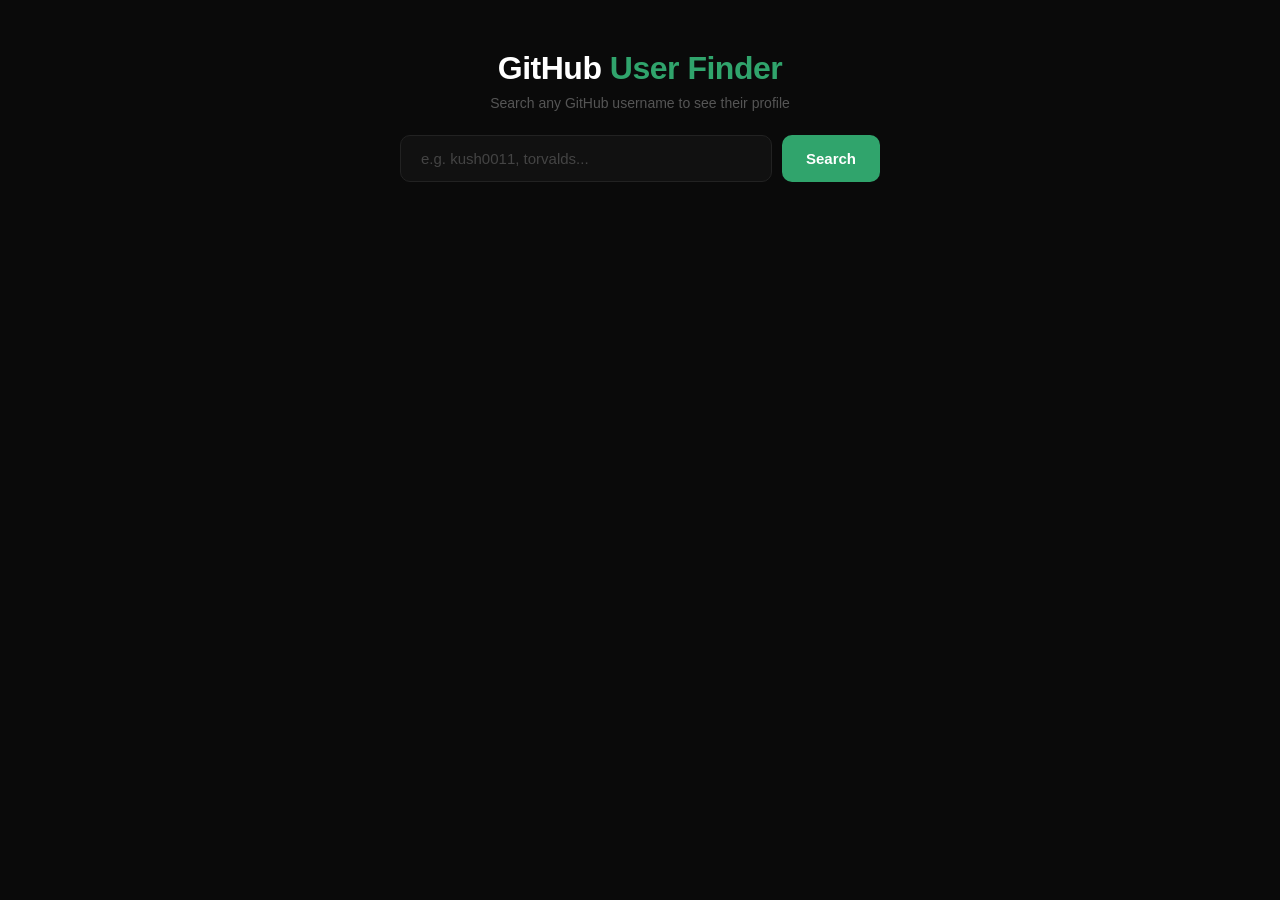
<file: PROJECT/githubuser/index.html>
<!DOCTYPE html>
<html lang="en">
<head>
    <meta charset="UTF-8">
    <meta name="viewport" content="width=device-width, initial-scale=1.0">
    <title>GitHub User Finder</title>
    <link rel="stylesheet" href="style.css"/>
</head>
<body>
    <div class="wrapper">
        <h1 class="title">GitHub <span>User Finder</span></h1>
        <p class="subtitle">Search any GitHub username to see their profile</p>

        <div class="search-row">
            <input class="inp" type="text" placeholder="e.g. kush0011, torvalds..." />
            <button class="searchBtn" onclick="searchUser()">Search</button>
        </div>

        <div class="cards"></div>
    </div>

    <script src="script.js"></script>
</body>
</html>
</file>
<file: PROJECT/bubbles/style.css>
*{
    margin:0;
    padding: 0;
    box-sizing: border-box;
}

html,body{
 
    height: 100%;
    width: 100%;
    background:linear-gradient(to right, rgb(0, 0, 0), rgb(255, 255, 0));


}
.main{
    background:linear-gradient(to right, rgb(0, 0, 0), rgb(255, 255, 0));
    display:flex;
    justify-content: center;
    align-items: center;
      height: 100%;
    width: 100%;
}
.heading{
    align-items: center;
    display:flex ;
    justify-content: center;
        
    
}
h1{
   margin: 10px;
   justify-content: center;
    background-color:rgb(204, 220, 220) ;
    align-items: center;
    display: flex;
    border-radius: 10px;
    font-weight: 1000p;
    width: 250px;

    
    
}
.pannel{
   
    
    align-items: center;
    height: 80%;
    width: 80%;
    background-color: azure;
    border-radius: 10px;

    }
    .pnltop{
        background-color: rgb(255, 166, 0);
        height: 100px;
        display: flex;
        gap: 50px;
        align-items: center;
        justify-content: center;

    }
    .elem{
        padding: auto;
        display: flex;
        align-items: center;
        gap: 10px;
        color: aliceblue;
        
            font-weight: 600;
    }
    .box{
        align-items: center;
        display: flex ;

        
        padding: 20px 20px;
        background-color: aliceblue;
        color: black;
        width: 50px;
        height: 20px;
        border-radius: 3px;
        
    }   
    .pnlbtm{
        width: 100%;
        height: calc( 100% - 100px );
        gap: 20px;
        display: flex;
        flex-wrap: wrap; 
        padding: 10px;
        justify-content: center;
        align-items: center;
    }
  

    .bubble{
            cursor: pointer;
        font-weight: 600;
        display: flex;
        align-items: center;
        justify-content: center;

        width: 50px;
        height: 50px;
        background-color: rgb(108, 58, 155);
        border-radius: 50%;    
        color: azure;
    }
    .bubble:hover{
        background-color: blue;
    }
</file>
<file: PROJECT/githubuser/style.css>
/* ── Reset ─────────────────────────────────────────────────────────────────── */
* {
    margin: 0;
    padding: 0;
    box-sizing: border-box;
}

/* ── Body ──────────────────────────────────────────────────────────────────── */
body {
    background: #0a0a0a;
    min-height: 100vh;                  /* ✅ FIX: was missing, caused blank screen */
    display: flex;
    justify-content: center;
    align-items: flex-start;
    padding: 50px 20px;
    font-family: "Segoe UI", Helvetica, sans-serif;
}

/* ── Wrapper ───────────────────────────────────────────────────────────────── */
.wrapper {
    display: flex;
    flex-direction: column;
    align-items: center;
    gap: 24px;
    width: 100%;
    max-width: 800px;
}

/* ── Title ─────────────────────────────────────────────────────────────────── */
.title {
    color: #fff;
    font-size: 32px;
    font-weight: 800;
    letter-spacing: -0.5px;
}

.title span {
    color: #30a46c;
}

.subtitle {
    color: #555;
    font-size: 14px;
    margin-top: -16px;
}

/* ── Search row ────────────────────────────────────────────────────────────── */
.search-row {
    display: flex;
    gap: 10px;
    width: 100%;
    max-width: 480px;
}

.inp {
    flex: 1;
    padding: 14px 20px;
    background: #111;
    border: 1px solid #222;
    border-radius: 10px;
    color: #ddd;
    font-size: 15px;
    outline: none;
    transition: border-color 0.2s;
}

.inp:focus {
    border-color: #30a46c;
    color: #fff;
}

.inp::placeholder {
    color: #444;
}

/* ── Search Button ─────────────────────────────────────────────────────────── */
.searchBtn {
    padding: 14px 24px;
    background: #30a46c;
    color: #fff;
    border: none;
    border-radius: 10px;
    font-size: 15px;
    font-weight: 600;
    cursor: pointer;
    transition: background 0.2s, transform 0.1s;
    white-space: nowrap;
}

.searchBtn:hover {
    background: #3dba7e;
}

.searchBtn:active {
    transform: scale(0.97);
}

/* ── Cards container ───────────────────────────────────────────────────────── */
.cards {
    display: flex;
    flex-wrap: wrap;
    gap: 20px;
    justify-content: center;
    width: 100%;
}

/* ── Card ──────────────────────────────────────────────────────────────────── */
.card {
    position: relative;
    width: 220px;
    height: 320px;
    overflow: hidden;
    border-radius: 14px;
    box-shadow: 0 20px 60px rgba(0, 0, 0, 0.5);
    cursor: pointer;
    transition: transform 0.25s, box-shadow 0.25s;
}

.card:hover {
    transform: translateY(-6px);
    box-shadow: 0 30px 70px rgba(48, 164, 108, 0.2);
}

/* ── Profile image ─────────────────────────────────────────────────────────── */
.bg-img {
    width: 100%;
    height: 100%;
    object-fit: cover;
    display: block;
    transition: transform 0.35s, filter 0.35s;
}

.card:hover .bg-img {
    transform: scale(1.08);
    filter: blur(2px);
}

/* ── Blurred gradient layer ────────────────────────────────────────────────── */
.blurred-layer {
    position: absolute;
    bottom: 0;
    width: 100%;
    height: 100%;
    background-size: cover;
    background-position: center;
    filter: blur(10px);
    z-index: 1;

    /* Gradient mask — only shows at bottom */
    -webkit-mask-image: linear-gradient(to top, rgba(0,0,0,1) 40%, rgba(0,0,0,0));
    mask-image: linear-gradient(to top, rgba(0,0,0,1) 40%, rgba(0,0,0,0));
    -webkit-mask-size: 100% 100%;
    mask-size: 100% 100%;
    -webkit-mask-repeat: no-repeat;
    mask-repeat: no-repeat;
}

/* ── Card content ──────────────────────────────────────────────────────────── */
.content {
    position: absolute;
    bottom: 18px;
    left: 16px;
    right: 16px;
    z-index: 2;
}

.content h3 {
    font-size: 16px;
    font-weight: 700;
    color: #fff;
    margin-bottom: 2px;
    white-space: nowrap;
    overflow: hidden;
    text-overflow: ellipsis;
}

.handle {
    font-size: 12px;
    color: #30a46c;
    margin-bottom: 5px;
}

.bio {
    font-size: 12px;
    color: #bbb;
    line-height: 1.4;

    /* Clamp to 2 lines */
    display: -webkit-box;
    -webkit-line-clamp: 2;
    -webkit-box-orient: vertical;
    overflow: hidden;
}

/* ── Stats row ─────────────────────────────────────────────────────────────── */
.stats {
    display: flex;
    gap: 10px;
    margin-top: 7px;
    font-size: 11px;
    color: #999;
}

.stats strong {
    color: #eee;
}

/* ── Location ──────────────────────────────────────────────────────────────── */
.location {
    font-size: 11px;
    color: #777;
    margin-top: 5px;
}

/* ── Status messages (loading / error / empty) ─────────────────────────────── */
.status-msg {
    color: #555;
    font-size: 15px;
    text-align: center;
    padding: 40px;
    line-height: 1.8;
    display: flex;
    align-items: center;
    gap: 10px;
}

.status-msg small {
    display: block;
    color: #444;
    font-size: 13px;
    margin-top: 6px;
}

/* ── Loader spinner ─────────────────────────────────────────────────────────── */
.loader {
    display: inline-block;
    width: 20px;
    height: 20px;
    border: 2px solid #30a46c;
    border-top-color: transparent;
    border-radius: 50%;
    animation: spin 0.6s linear infinite;
    flex-shrink: 0;
}

@keyframes spin {
    to { transform: rotate(360deg); }
}
</file>
